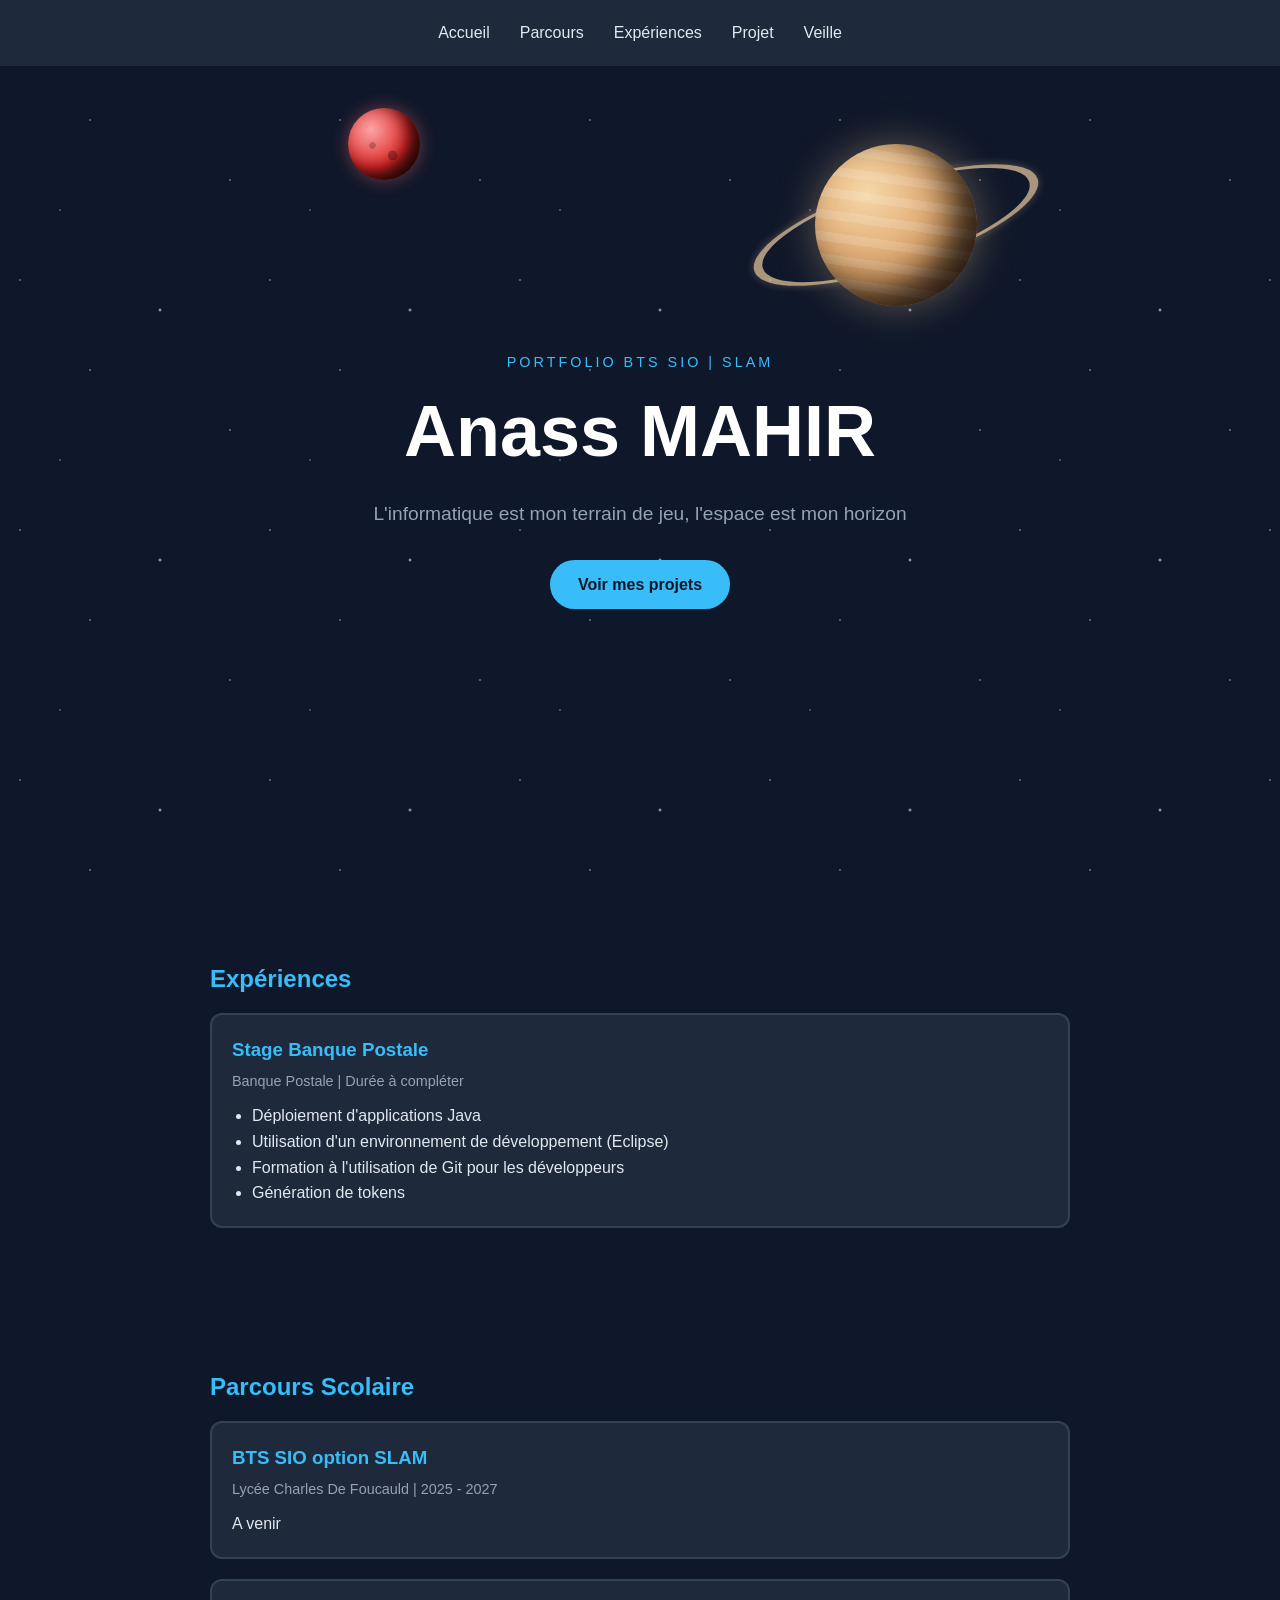
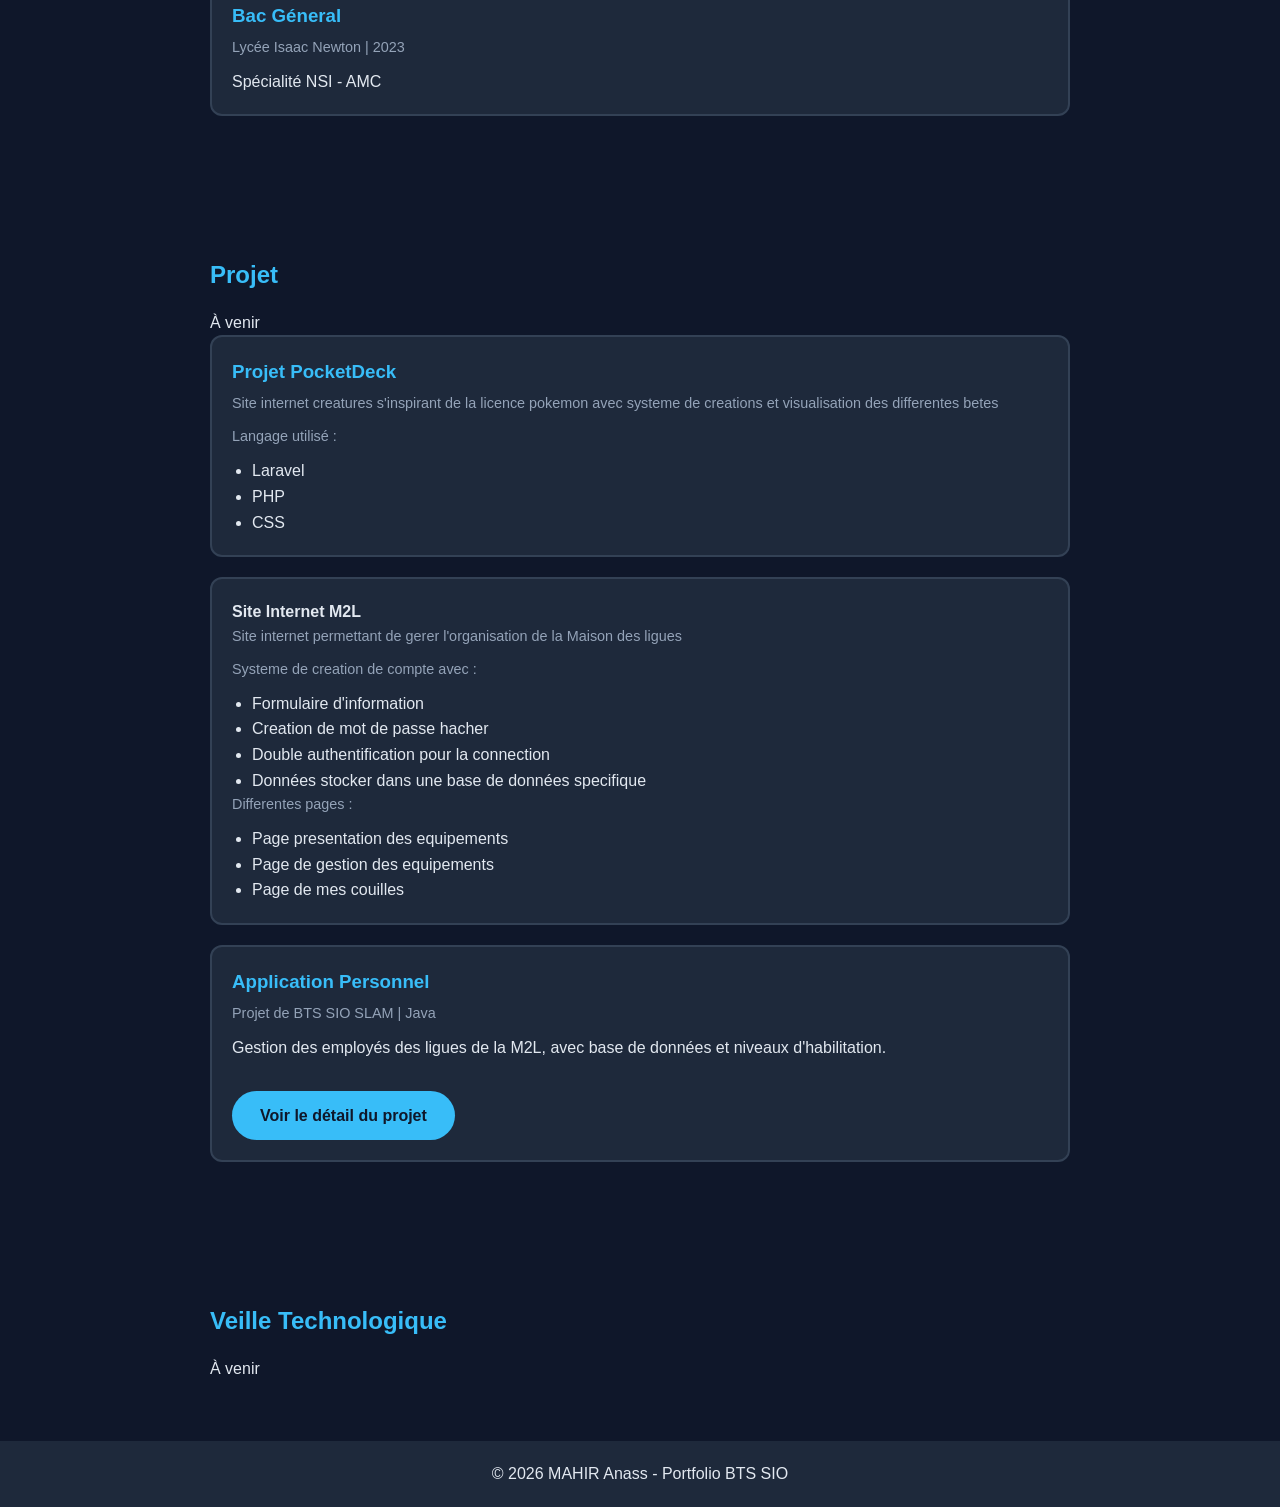
<file: index.html>
<!DOCTYPE html>
<html lang="fr">
<head>
    <meta charset="UTF-8">
    <meta name="viewport" content="width=device-width, initial-scale=1.0">
    <link rel="stylesheet" href="style.css">
    <title>MAHIR Anass | Portfolio BTS SIO</title>
</head>
<body>
    <div class="ciel">
        <div class="planete planete-rouge">
            <div class="corps"></div>
        </div>
        <div class="planete planete-anneaux">
            <div class="anneau"></div>
            <div class="corps"></div>
            <div clas="anneau avant"></div>
        </div>
    </div>
    <header>
        <nav>
            <ul>
                <li><a href="#accueil">Accueil</a></li>
                <li><a href="#parcours">Parcours</a></li>
                <li><a href="#experiences">Expériences</a></li>
                <li><a href="#projet">Projet</a></li>
                <li><a href="#veille">Veille</a></li>
            </ul>
        </nav>
    </header>

    <main>
        <section id="accueil">
            <p class="sur-titre">Portfolio BTS SIO | SLAM</p>
            <h1>Anass MAHIR</h1>
            <p class="accroche">L'informatique est mon terrain de jeu, l'espace est mon horizon</p>
            <a href="#projet" class="bouton">Voir mes projets</a>
        </section>
        <section id="experiences">
            <h2>Expériences</h2>
            <div class="carte">
                <h3>Stage Banque Postale</h3>
                <p class="details">Banque Postale | Durée à compléter</p>
                <ul>
                    <li>Déploiement d'applications Java</li>
                    <li>Utilisation d'un environnement de développement (Eclipse)</li>
                    <li>Formation à l'utilisation de Git pour les développeurs</li>
                    <li>Génération de tokens</li>
                </ul>
            </div>
        </section>

        <section id="parcours">
            <h2>Parcours Scolaire</h2>
            <div class="carte">
                <h3>BTS SIO option SLAM</h3>
                <p class="details">Lycée Charles De Foucauld | 2025 - 2027</p>
                <p>A venir</p>
            </div>

            <div class="carte">
                <h3>Bac Géneral</h3>
                <p class="details">Lycée Isaac Newton | 2023</p>
                <p>Spécialité NSI - AMC</p>
            </div>
        </section>

        <section id="projet">
            <h2>Projet</h2>
            <p>À venir</p>
            <div class="grille-projet">
                <div class="carte">
                    <h3>Projet PocketDeck</h3>
                    <p class="details">Site internet creatures s'inspirant de la licence pokemon avec systeme de creations et visualisation des differentes betes</p>
                    <p class="details">Langage utilisé :</p>
                    <ul>
                        <li>Laravel</li>
                        <li>PHP</li>
                        <li>CSS</li>
                    </ul>
                </div>
                <div class="carte">
                    <h4>Site Internet M2L</h4>
                    <p class="details">Site internet permettant de gerer l'organisation de la Maison des ligues</p>
                    <p class="details">Systeme de creation de compte avec :</p>
                    <ul>
                        <li>Formulaire d'information</li>
                        <li>Creation de mot de passe hacher</li>
                        <li>Double authentification pour la connection</li>
                        <li>Données stocker dans une base de données specifique</li>
                    </ul>
                    <p class="details">Differentes pages :</p>
                    <ul>
                        <li>Page presentation des equipements</li>
                        <li>Page de gestion des equipements</li>
                        <li>Page de mes couilles</li>
                    </ul>
                </div>
                <div class="carte">
                    <h3>Application Personnel</h3>
                    <p class="details">Projet de BTS SIO SLAM | Java</p>
                    <p>Gestion des employés des ligues de la M2L, avec base de données et niveaux d'habilitation.</p>
                    <a href="projet-personnel.html" class="bouton">Voir le détail du projet</a>
                </div>
            </div>
        </section>

        <section id="veille">
            <h2>Veille Technologique</h2>
            <p>À venir</p>
        </section>
    </main>

    <footer>
        <p>© 2026 MAHIR Anass - Portfolio BTS SIO</p>
    </footer>
</body>

</html>
</file>
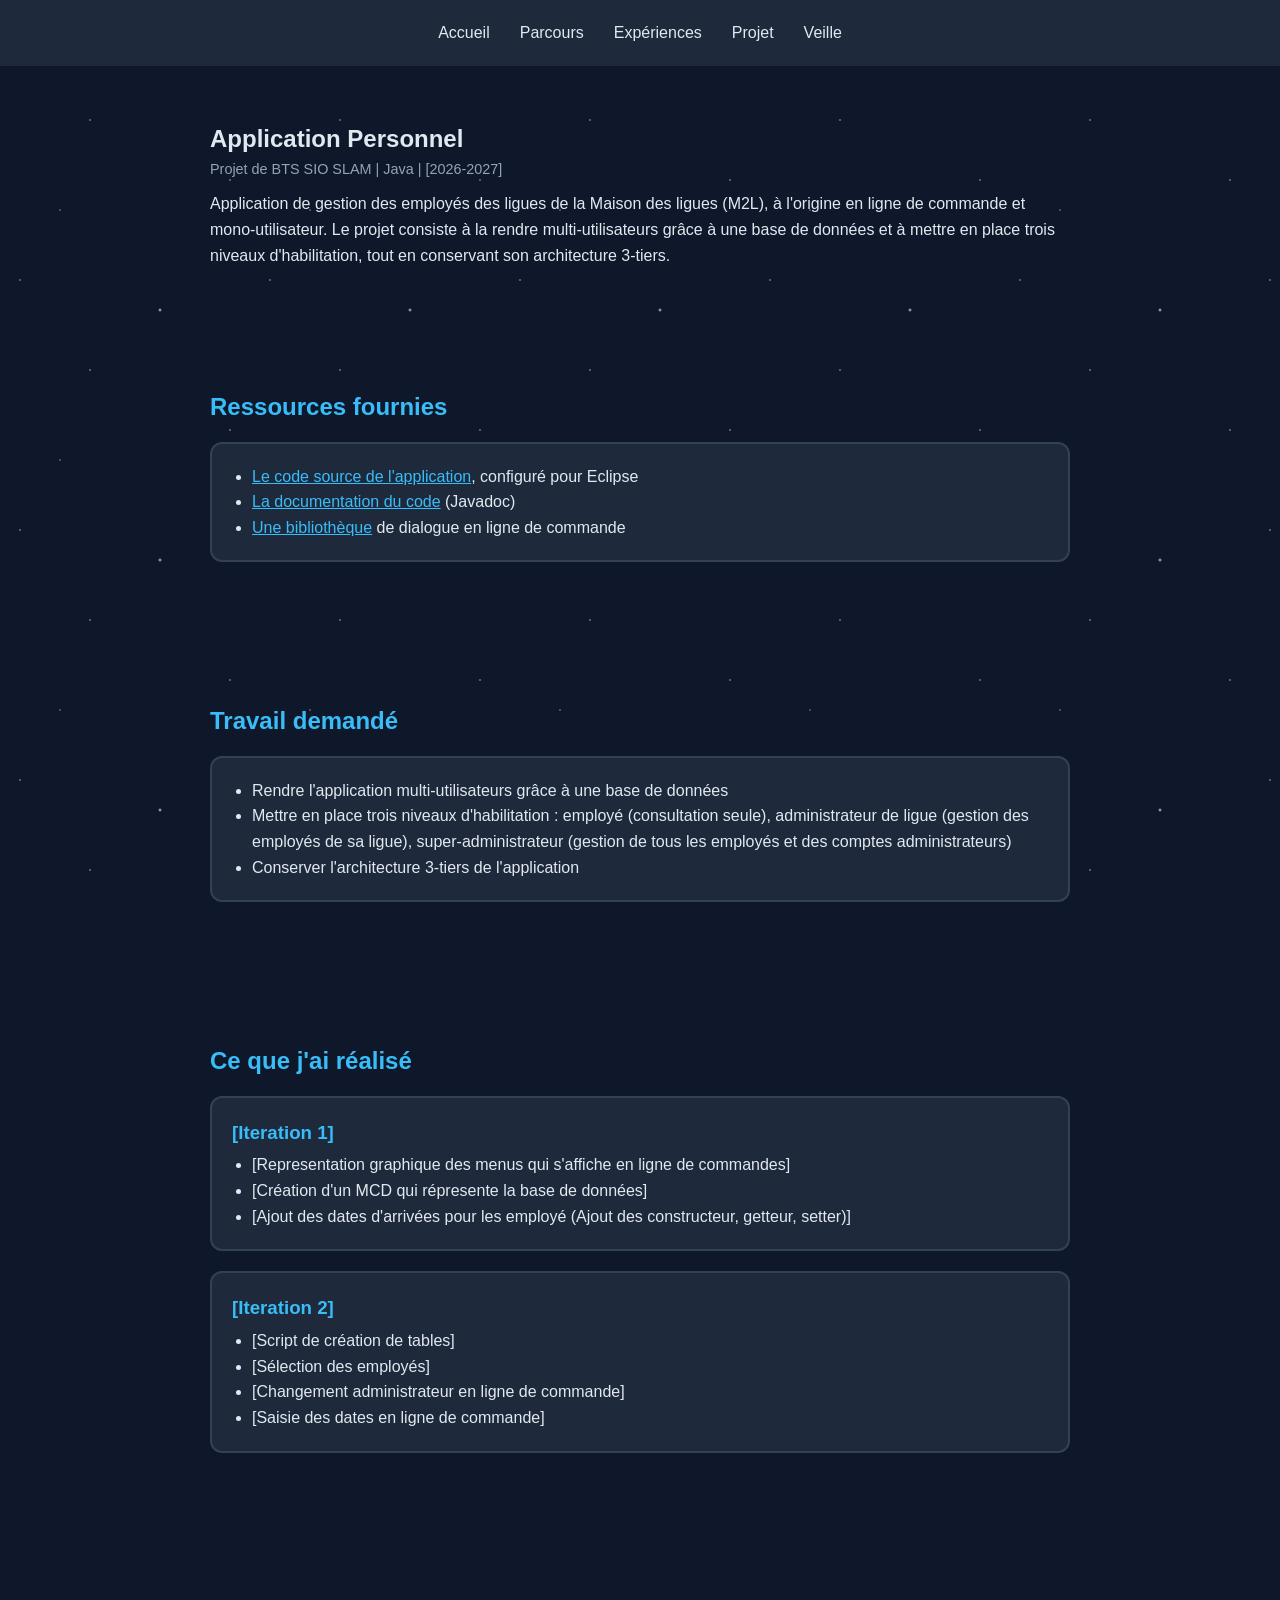
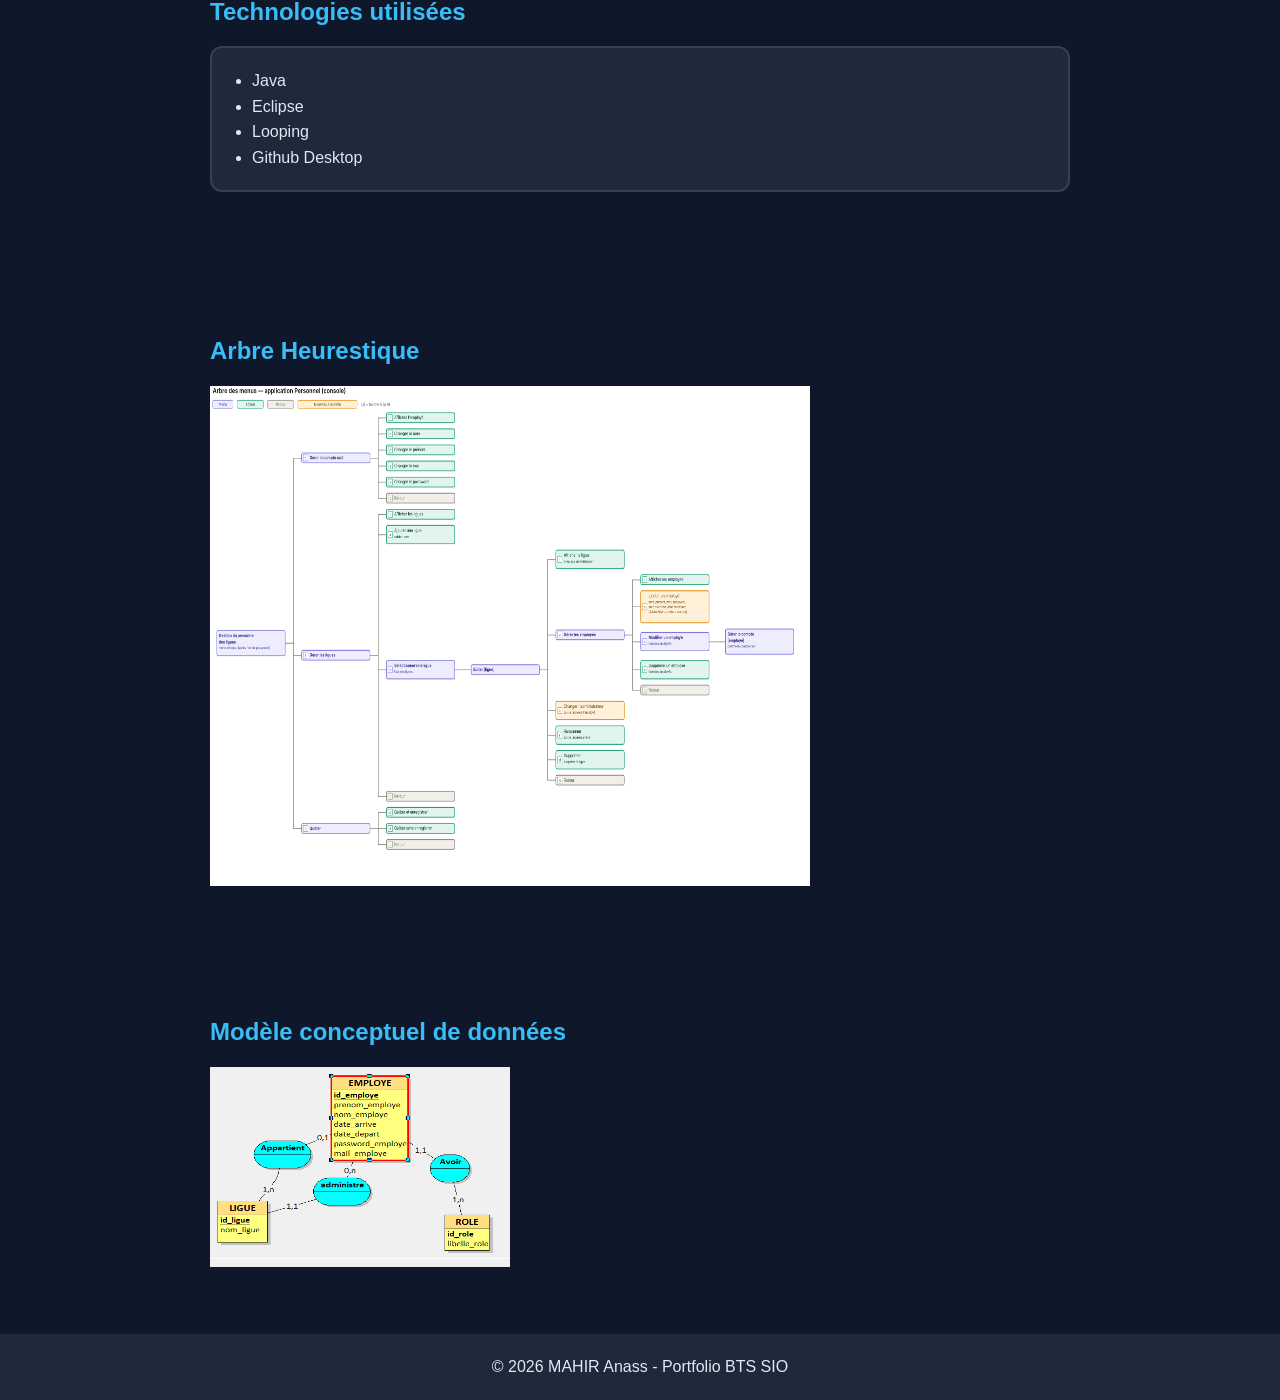
<file: projet-personnel.html>
<!DOCTYPE html>
<html lang="fr">
<head>
    <meta charset="UTF-8">
    <meta name="viewport" content="width=device-width, initial-scale=1.0">
    <link rel="stylesheet" href="style.css">
    <title>Application Personnel | MAHIR Anass</title>
</head>
<body>
    <header>
        <nav>
            <ul>
                <li><a href="index.html#accueil">Accueil</a></li>
                <li><a href="index.html#parcours">Parcours</a></li>
                <li><a href="index.html#experiences">Expériences</a></li>
                <li><a href="index.html#projet">Projet</a></li>
                <li><a href="index.html#veille">Veille</a></li>
            </ul>
        </nav>
    </header>

    <main>
        <section id="presentation">
            <h1>Application Personnel</h1>
            <p class="details">Projet de BTS SIO SLAM | Java | [2026-2027]</p>
            <p>Application de gestion des employés des ligues de la Maison des ligues (M2L), à l'origine en ligne de commande et mono-utilisateur. Le projet consiste à la rendre multi-utilisateurs grâce à une base de données et à mettre en place trois niveaux d'habilitation, tout en conservant son architecture 3-tiers.</p>
        </section>

        <section id="ressources">
            <h2>Ressources fournies</h2>
            <div class="carte">
                <ul>
                    <li><a href="https://github.com/alexandreMesle/personnel" target="_blank" rel="noopener noreferrer">Le code source de l'application</a>, configuré pour Eclipse</li>
                    <li><a href="https://enseignement.alexandre-mesle.com/PPE/personnel/javadoc/" target="_blank" rel="noopener noreferrer">La documentation du code</a> (Javadoc)</li>
                    <li><a href="https://github.com/alexandreMesle/CommandLine" target="_blank" rel="noopener noreferrer">Une bibliothèque</a> de dialogue en ligne de commande</li>
                </ul>
            </div>
        </section>

        <section id="demande">
            <h2>Travail demandé</h2>
            <div class="carte">
                <ul>
                    <li>Rendre l'application multi-utilisateurs grâce à une base de données</li>
                    <li>Mettre en place trois niveaux d'habilitation : employé (consultation seule), administrateur de ligue (gestion des employés de sa ligue), super-administrateur (gestion de tous les employés et des comptes administrateurs)</li>
                    <li>Conserver l'architecture 3-tiers de l'application</li>
                </ul>
            </div>
        </section>

        <section id="realisation">
            <h2>Ce que j'ai réalisé</h2>
            <div class="carte">
                <h3>[Iteration 1]</h3>
                <ul>
                    <li>[Representation graphique des menus qui s'affiche en ligne de commandes]</li>
                    <li>[Création d'un MCD qui répresente la base de données]</li>
                    <li>[Ajout des dates d'arrivées pour les employé (Ajout des constructeur, getteur, setter)]</li>
                </ul>
            </div>
            <div class="carte">
                <h3>[Iteration 2]</h3>
                <ul>
                    <li>[Script de création de tables]</li>
                    <li>[Sélection des employés]</li>
                    <li>[Changement administrateur en ligne de commande]</li>
                    <li>[Saisie des dates en ligne de commande]</li>
                </ul>
            </div>
        </section>

        <section id="technologies">
            <h2>Technologies utilisées</h2>
            <div class="carte">
                <ul>
                    <li>Java</li>
                    <li>Eclipse</li>
                    <li>Looping</li>
                    <li>Github Desktop</li>
                </ul>
            </div>
        </section>

        <section id="captures">
            <h2>Arbre Heurestique</h2>
            <img src="arbre.png" alt="." width="600" height="500">
        </section>

        <section id="mcd">
            <h2>Modèle conceptuel de données</h2>
            <img src="mcd.png" alt="." width="300" height="200">
        </section>
    </main>

    <footer>
        <p>© 2026 MAHIR Anass - Portfolio BTS SIO</p>
    </footer>
</body>

</html>
</file>
<file: style.css>
* {
    margin: 0;
    padding: 0;
    box-sizing: border-box;
}

body {
    font-family: Arial, sans-serif;
    background-color: #0f172a;
    color: #e2e8f0;
    line-height: 1.6;
}

header {
    position: fixed;
    top: 0;
    width: 100%;
    background-color: #1e293b;
    padding: 20px; 
}

section {
    padding: 60px 20px;
    max-width: 900px;
    margin: 0 auto;
}

h2 {
    color: #38bdf8;
    margin-bottom: 15px;
}

footer {
    text-align: center;
    padding: 20px;
    background-color: #1e293b;
}

nav ul {
    display: flex;
    justify-content: center;
    gap: 30px;
    list-style: none;
}

nav a {
    color: #e2e8f0;
    text-decoration: none;
    transition: color 0.3s;
}

nav a:hover {
    color: #38bdf8;
}

html {
    scroll-behavior: smooth;
}

section {
    scroll-margin-top: 80px;
}

#accueil {
    padding-top: 120px;
}

.carte {
    background-color: #1e293b;
    padding: 20px;
    border: 2px solid #334155;
    border-radius: 12px;
    margin-bottom: 20px;
    transition: border-color 0.3s;
}

.carte:hover {
    border-color: #38bdf8;
}

.carte h3 {
    color: #38bdf8;
    margin-bottom: 5px;
    padding: 0;
}

.details {
    color: #94a3b8;
    font-size: 0.9rem;
    margin-bottom: 10px;
}

.carte h4 {
    padding: 0;
}

.carte ul {
    padding-left: 20px;
}

.grille-projets {
    display: grid;
    grid-template-columns: repeat(2, 1fr);
    gap: 20px;
}

.grille-projets .carte {
    margin-bottom: 0;
}

#accueil {
    min-height: 100vh;
    display: flex;
    flex-direction: column;
    justify-content: center;
    align-items: center;
    text-align: center;
}

#accueil h1 {
    font-size: clamp(2.5rem, 7vw, 4.5rem);
    color: #ffffff;
    margin-bottom: 10px;
}

.sur-titre {
    color: #38bdf8;
    letter-spacing: 3px;
    text-transform: uppercase;
    font-size: 0.9rem;
}

.accroche {
    color: #94a3b8;
    font-size: 1.2rem;
}

.bouton {
    display: inline-block;
    margin-top: 30px;
    padding: 12px 28px;
    background-color: #38bdf8;
    color: #0f172a;
    font-weight: bold;
    text-decoration: none;
    border-radius: 999px;
    transition: transform 0.3s, box-shadow 0.3s;
}

.bouton:hover {
    transform: translateY(-3px);
    box-shadow: 0 8px 25px rgba(56, 189, 248, 0.4);
}

body::before { /*body before element virtuel , c'est un calque*/
    content: "";
    position: fixed; /* le calque couvre tout l'ecran et reste fixe quand on defile*/
    inset: 0;
    z-index: -1; /* ligne qui permet de faire en sorte que le calque soit derriere l'ecran*/
    background-image:
        radial-gradient(1px 1px at 20px 30px, #ffffff, transparent), /* degradé circulaire petit avec ses parametre en gros c'est un point blanc*/
        radial-gradient(1px 1px at 90px 120px, #ffffff, transparent),
        radial-gradient(2px 2px at 160px 60px, #cbd5e1, transparent),
        radial-gradient(1px 1px at 230px 180px, #ffffff, transparent),
        radial-gradient(1px 1px at 60px 210px, #cbd5e1, transparent);
    background-size: 250px 250px;
    animation: scintille 4s ease-in-out infinite alternate; /* animation qui fait scintiller les etoile pour 4seconde*/
    animation: flotte 9s ease-in-out infinite alternate;
}

@keyframes scintille {
    from {
        opacity: 0.4;
    }
    to {
        opacity: 1;
    }
}

@keyframes flotte {
    from {
        translate: 0 -6px;
    }
    to {
        translate: 0 6px;
    }
}

.ciel {
    position: absolute;
    top: 0;
    left: 0;
    width: 100%; /* couvre le premier ecran*/
    height: 100vh; /* couvre le premier ecran*/
    overflow: hidden; /* permet de decouper ce qui depasse*/
    z-index: -1; /* le calque passe derriere le texte*/

}

.planete {
    position: absolute;
    left: var(--x);
    top: var(--y);
    width: var(--t);
    height: var(--t);
    transform: translate(-50%, -50%)
}

.planete > * {
    position: absolute;
    inset: 0;
    border-radius: 50%;
}

.anneau {
    inset: -42%;
    border: calc(var(--t) * 0.06) solid rgba(235, 205, 160, 0.7);
    box-shadow: 0 0 calc(var(--t) * 0.1) rgba(235, 205, 160, 0.3);
    transform: rotate(var(--incl, -20deg)) scaleY(0.28);
}

.anneau avant{
    clip-path: inset(50% 0 0 0);
}

.corps {
    background:
        var(--bandes, none),
        radial-gradient(circle at 32% 30%, var(--c1), var(--c2) 55%, var(--c3));
    box-shadow:
        inset calc(var(--t) * -0.14) calc(var(--t) * -0.1) calc(var(--t) * 0.22) rgba(0, 0, 0, 0.75),
        0 0 calc(var(--t) * 0.25) var(--lueur, transparent);
}

.planete-rouge {
    --x: 30%;
    --y: 16%;
    --t: 8vmin;
    --c1:#fca5a5;
    --c2:#dc2626;
    --c3:#450a0a;
    --lueur: rgba(248, 113, 113, 0.4);
    --bandes:
        radial-gradient(circle at 62% 66%, rgba(0, 0, 0, 0.28) 0 7%, transparent 8%),
        radial-gradient(circle at 34% 52%, rgba(0, 0, 0, 0.22) 0 5%, transparent 6%);
}

.planete-anneaux{
    --x: 70%;
    --y: 25%;
    --t: 18vmin;
    --c1: #f6d7a7;
    --c2: #d9a066;
    --c3: #7a4a2a;
    --lueur: rgba(246, 200, 140, 0.35);
    --incl: -18deg;
    --bandes: repeating-linear-gradient(8deg, rgba(255, 255, 255, 0.14) 0 5%, transparent 5% 12%);
}

#presentation {
    padding-top: 120px;
}

.carte li a {
    color: #38bdf8;
}
</file>
